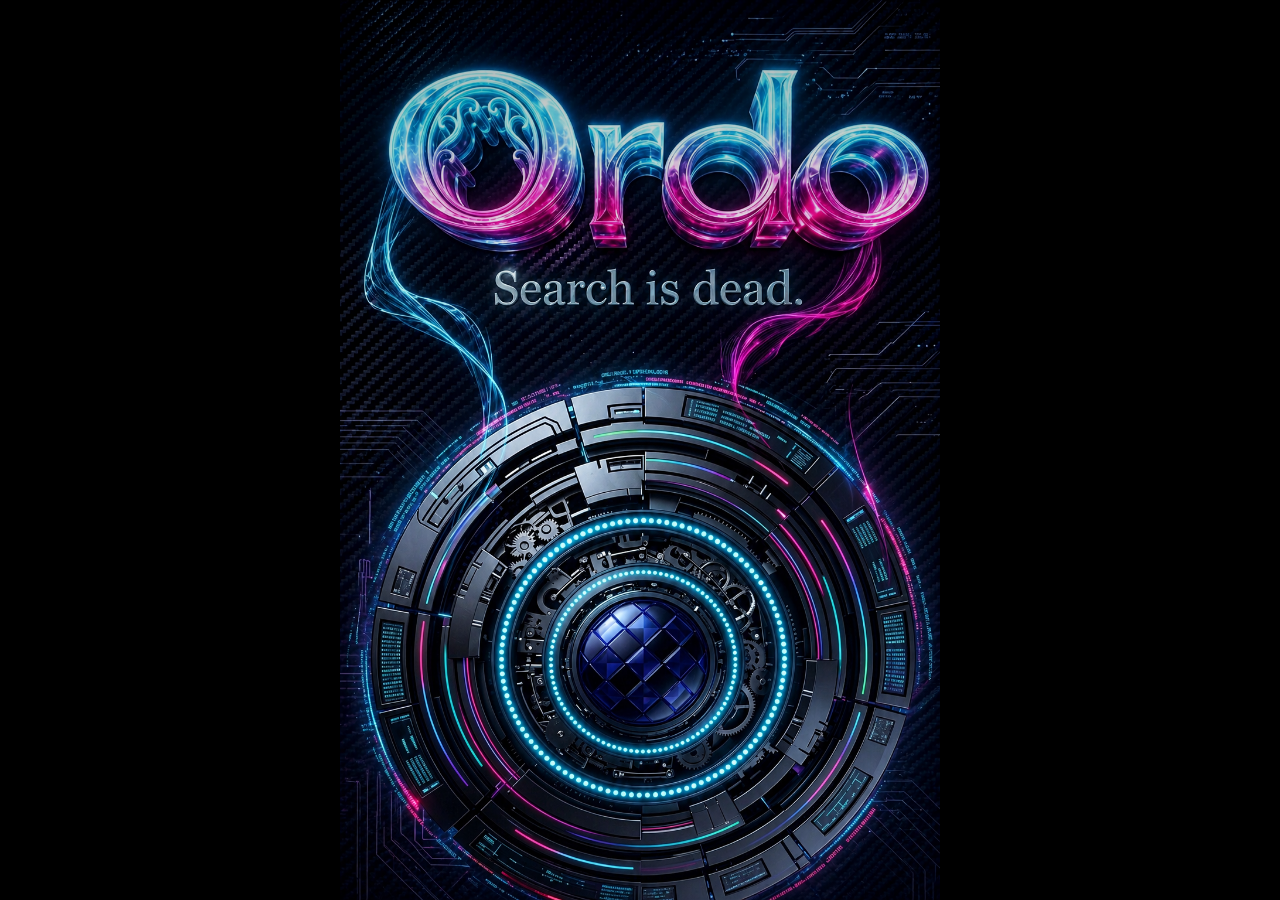
<file: index.html>
<!DOCTYPE html>
<html lang="en">
<head>
  <meta charset="UTF-8">
  <meta name="viewport" content="width=device-width, initial-scale=1.0">
  <title>ORDO</title>
  <link rel="stylesheet" href="style.css?v=10">
</head>
<body>

  <div class="bg" id="bg"></div>

  <div class="voice-ui">

  <!-- Background -->
  <div class="bg"></div>

  <!-- Mic / Image Layer -->
  <div class="voice-stage">
    <!-- Your mic is visually inside this image -->
    
    <!-- TAP ZONE -->
    <div class="orb-hitbox" id="orb"></div>
  </div>

  <!-- Chat Output -->
  <div id="chat"></div>

  </div>

  <script src="script.js"></script>

</body>
</html>
</file>
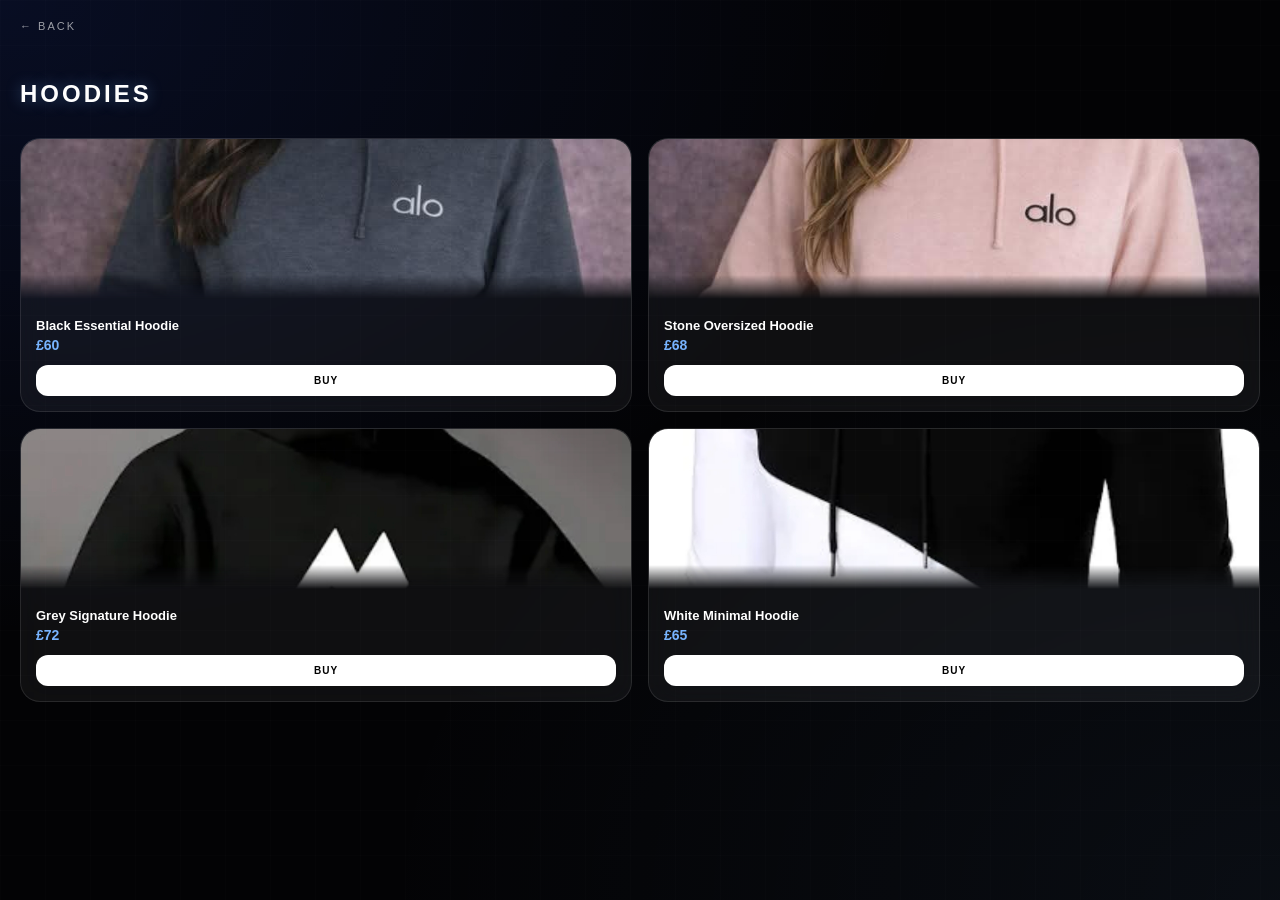
<file: categories.html>
<!DOCTYPE html>
<html lang="en">
<head>
<meta charset="UTF-8">
<meta name="viewport" content="width=device-width, initial-scale=1.0">
<title>ORDO | Categories</title>
<link rel="stylesheet" href="style.css?v=12">

<style>
/* 2. Specific Grid fixes for this page only */
.container { 
  padding: 80px 20px 40px; 
  height: 100vh;
  overflow-y: auto; /* Allows scrolling if you have many products */
}

.title {
  font-size: 24px;
  font-weight: 800;
  margin-bottom: 30px;
  letter-spacing: 3px;
  text-transform: uppercase;
  text-shadow: 0 0 15px rgba(120, 180, 255, 0.4);
}

.grid {
  display: grid;
  grid-template-columns: repeat(2, 1fr);
  gap: 16px;
  padding-bottom: 50px;
}

/* We use a different class 'grid-card' to avoid conflicts with 'product-card' */
.grid-card {
  background: rgba(255, 255, 255, 0.05);
  border: 1px solid rgba(255, 255, 255, 0.1);
  border-radius: 20px;
  overflow: hidden;
  backdrop-filter: blur(15px);
  -webkit-backdrop-filter: blur(15px);
  transition: transform 0.2s ease;
}

.grid-card:active { transform: scale(0.96); }

.grid-card img {
  width: 100%;
  height: 160px;
  object-fit: cover;
  mask-image: linear-gradient(to bottom, black 85%, transparent 100%);
  -webkit-mask-image: linear-gradient(to bottom, black 85%, transparent 100%);
}

.info { padding: 15px; }

.name { font-size: 13px; font-weight: 600; margin-bottom: 4px; white-space: nowrap; overflow: hidden; text-overflow: ellipsis; }

.price { font-size: 14px; color: rgba(120, 180, 255, 1); font-weight: 700; margin-bottom: 12px; }

.buy-btn {
  padding: 10px;
  width: 100%;
  border: none;
  background: white;
  color: black;
  border-radius: 12px;
  font-weight: 800;
  font-size: 10px;
  text-transform: uppercase;
  letter-spacing: 1px;
}
</style>
</head>

<body class="bg-landing">

<header style="position: fixed; top: 0; width: 100%; padding: 20px; z-index: 100;">
    <div onclick="window.location.href='index.html'" style="cursor: pointer; opacity: 0.6; font-size: 11px; letter-spacing: 2px; text-transform: uppercase;">
      ← Back
    </div>
</header>

<div class="container">
  <div class="title" id="title"></div>
  <div class="grid" id="grid"></div>
</div>

<script>
// 4. EMBEDDED DATA (Ensures it works even if products.js fails to load)
const PRODUCTS_DATA = {
  hoodies: [
    { image: "assets/hoodies/hoodie1.jpg", name: "Black Essential Hoodie", price: "£60" },
    { image: "assets/hoodies/hoodie2.jpg", name: "Stone Oversized Hoodie", price: "£68" },
    { image: "assets/hoodies/hoodie3.jpg", name: "Grey Signature Hoodie", price: "£72" },
    { image: "assets/hoodies/hoodie4.jpg", name: "White Minimal Hoodie", price: "£65" }
  ],
  tracksuits: [
    { image: "assets/tracksuits/tracksuit1.jpg", name: "Black Performance", price: "£120" },
    { image: "assets/tracksuits/tracksuit2.jpg", name: "Grey Tech Set", price: "£128" }
  ],
  bags: [
    { image: "assets/bags/bag1.jpg", name: "Black Crossbody", price: "£45" },
    { image: "assets/bags/bag2.jpg", name: "Utility Backpack", price: "£58" }
  ],
  tshirts: [
    { image: "assets/tshirts/tshirt1.jpg", name: "White Core Tee", price: "£25" },
    { image: "assets/tshirts/tshirt2.jpg", name: "Black Oversized Tee", price: "£28" }
  ]
};

const titleEl = document.getElementById("title");
const grid = document.getElementById("grid");

function loadCategory(type) {
  titleEl.innerText = type;
  grid.innerHTML = ""; 

  // Use the local object to prevent 'PRODUCTS is not defined' errors
  const items = PRODUCTS_DATA[type] || PRODUCTS_DATA.hoodies;

  items.forEach(product => {
    const card = document.createElement("div");
    card.className = "grid-card";

    card.innerHTML = `
      <img src="${product.image}">
      <div class="info">
        <div class="name">${product.name}</div>
        <div class="price">${product.price}</div>
        <button class="buy-btn">Buy</button>
      </div>
    `;

    // Save selection and go to confirm page
    card.onclick = () => {
      localStorage.setItem("selectedProduct", JSON.stringify(product));
      window.location.href = "confirm.html";
    };

    grid.appendChild(card);
  });
}

// 5. INITIAL LOAD
const saved = localStorage.getItem("category") || "hoodies";
loadCategory(saved);
</script>
</body>
</html>
</file>
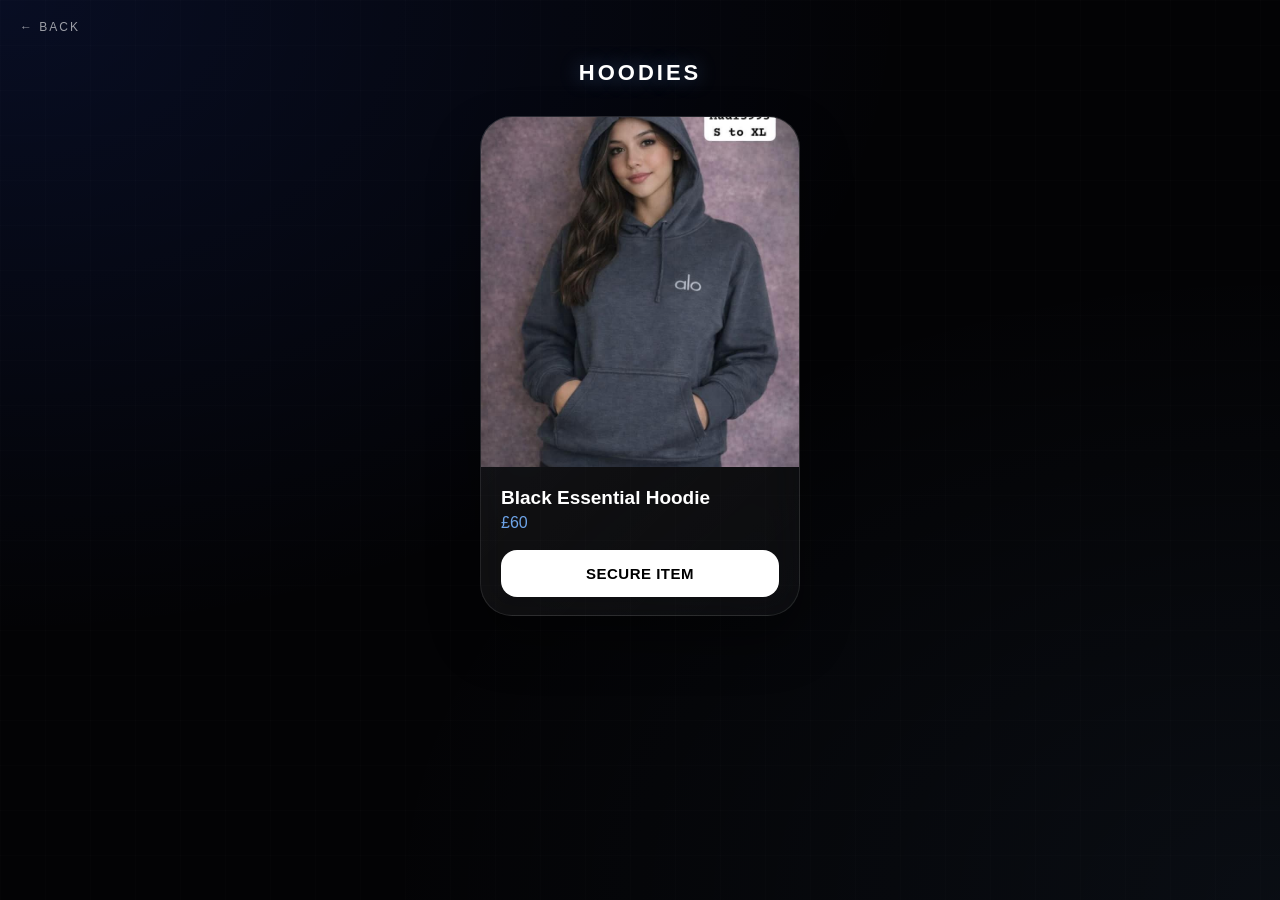
<file: confirm.html>
<!DOCTYPE html>
<html lang="en">
<head>
  <meta charset="UTF-8">
  <meta name="viewport" content="width=device-width, initial-scale=1.0">
  <title>Confirm Order</title>

  <style>
  body {
    margin: 0;
    /* Use dvh to prevent mobile browser bars from squashing the layout */
    height: 100dvh; 
    background: #000;
    font-family: -apple-system, sans-serif;
    color: #fff;
    display: flex;
    align-items: center;
    justify-content: center;
    padding: 16px; /* Reduced padding for more room */
    box-sizing: border-box;
    overflow: hidden; /* Prevents the body from scrolling */
  }

  .confirm-card {
    width: 100%;
    /* Reduced max-width slightly to feel more 'mobile-native' */
    max-width: 340px; 
    max-height: 90dvh; /* Ensures the card never grows taller than the screen */
    background: rgba(255,255,255,0.06);
    border: 1px solid rgba(255,255,255,0.08);
    border-radius: 28px;
    overflow-y: auto; /* Allows scrolling INSIDE the card if content is long */
    backdrop-filter: blur(18px);
    box-shadow: 0 20px 60px rgba(0,0,0,0.45);
    display: flex;
    flex-direction: column;
  }

  .confirm-card img {
    width: 100%;
    /* Changed from 420px to a proportional height */
    height: 280px; 
    object-fit: cover;
    display: block;
    flex-shrink: 0; /* Prevents image from squashing when text is long */
  }

  .content {
    padding: 20px; /* Tighter padding */
  }

  h1 {
    margin: 0 0 12px;
    font-size: 24px; /* Slightly smaller header */
    font-weight: 600;
  }

  .name {
    font-size: 18px;
    margin-bottom: 4px;
    font-weight: 500;
  }

  .price {
    color: rgba(255,255,255,0.7);
    margin-bottom: 16px;
    font-size: 15px;
  }

  .meta {
    background: rgba(255,255,255,0.05);
    border: 1px solid rgba(255,255,255,0.06);
    border-radius: 18px;
    padding: 14px;
    margin-bottom: 20px;
  }

  .meta-row {
    display: flex;
    justify-content: space-between;
    margin-bottom: 8px;
    font-size: 13px;
  }

  .buttons {
    display: flex;
    gap: 10px;
  }

  button {
    flex: 1;
    border: none;
    border-radius: 14px;
    padding: 14px;
    font-size: 14px;
    font-weight: 600;
    cursor: pointer;
  }

  .back { background: rgba(255,255,255,0.1); color: white; }
  .continue { background: white; color: black; }
</style>
</head>
<body>

  <div class="confirm-card" id="confirmCard"></div>

  <script>
    const product = JSON.parse(localStorage.getItem("selectedProduct"));

    if (!product) {
      window.location.href = "products.html";
    }

    const sizes = ["Small", "Medium", "Large"];
    const colours = ["Black", "Grey", "White"];
    const delivery = ["Tomorrow", "Friday", "2–3 Days"];

    const randomSize = sizes[Math.floor(Math.random() * sizes.length)];
    const randomColour = colours[Math.floor(Math.random() * colours.length)];
    const randomDelivery = delivery[Math.floor(Math.random() * delivery.length)];

    document.getElementById("confirmCard").innerHTML = `
      <img src="${product.image}" alt="${product.name}">

      <div class="content">
        <h1>Confirm Order</h1>

        <div class="name">${product.name}</div>
        <div class="price">${product.price}</div>

        <div class="meta">
          <div class="meta-row">
            <span class="meta-label">Size</span>
            <span>${randomSize}</span>
          </div>

          <div class="meta-row">
            <span class="meta-label">Colour</span>
            <span>${randomColour}</span>
          </div>

          <div class="meta-row">
            <span class="meta-label">Delivery</span>
            <span>${randomDelivery}</span>
          </div>
        </div>

        <div class="buttons">
          <button class="back" id="backButton">Back</button>
          <button class="continue" id="continueButton">Continue</button>
        </div>
      </div>
    `;

    document.getElementById("backButton").onclick = () => {
      window.location.href = "products.html";
    };

    document.getElementById("continueButton").onclick = () => {
      // Confirm page always goes to payment first
      window.location.href = "payment.html";
    };
  </script>

</body>
</html>
</file>
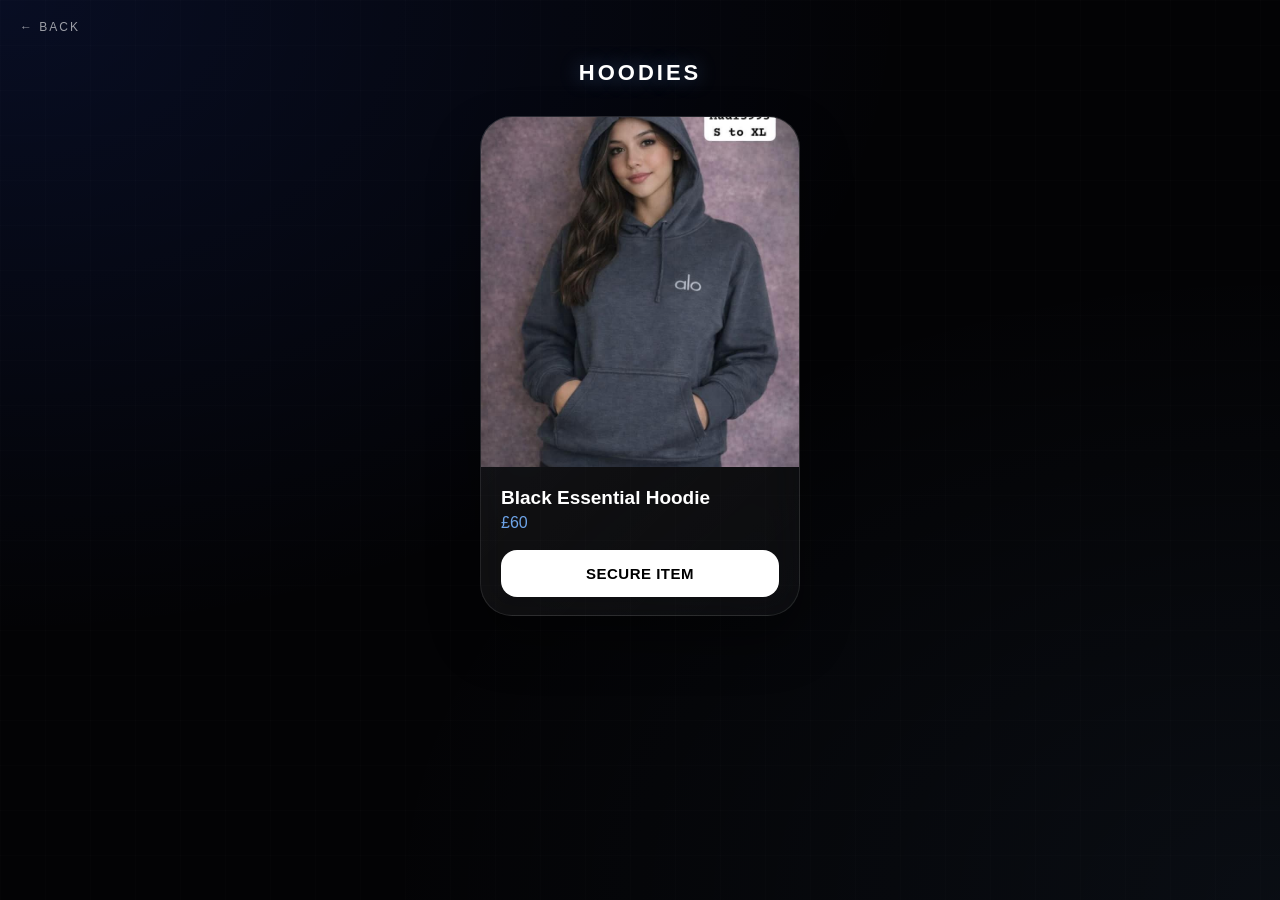
<file: payment.html>
<!DOCTYPE html>
<html lang="en">
<head>
  <meta charset="UTF-8">
  <meta name="viewport" content="width=device-width, initial-scale=1.0">
  <title>Payment</title>

  <style>
    body {
      margin: 0;
      min-height: 100vh;
      background: #000;
      color: white;
      font-family: Arial, sans-serif;
      display: flex;
      align-items: center;
      justify-content: center;
      padding: 24px;
      box-sizing: border-box;
    }

    .payment-card {
      width: 100%;
      max-width: 380px;
      background: rgba(255,255,255,0.06);
      border: 1px solid rgba(255,255,255,0.08);
      border-radius: 28px;
      padding: 28px;
      box-sizing: border-box;
      backdrop-filter: blur(18px);
      box-shadow: 0 20px 60px rgba(0,0,0,0.45);
    }

    h1 {
      margin: 0 0 10px;
      font-size: 30px;
      font-weight: 600;
    }

    .summary {
      color: rgba(255,255,255,0.65);
      margin-bottom: 28px;
      line-height: 1.5;
    }

    .field {
      margin-bottom: 14px;
    }

    input {
      width: 100%;
      padding: 16px;
      border-radius: 16px;
      border: 1px solid rgba(255,255,255,0.08);
      background: rgba(255,255,255,0.05);
      color: white;
      font-size: 15px;
      box-sizing: border-box;
      outline: none;
    }

    input::placeholder {
      color: rgba(255,255,255,0.35);
    }

    .pay-button {
      width: 100%;
      margin-top: 14px;
      border: none;
      border-radius: 18px;
      padding: 18px;
      background: white;
      color: black;
      font-size: 16px;
      font-weight: 600;
      cursor: pointer;
      transition: transform 0.25s ease, opacity 0.25s ease;
    }

    .pay-button.processing {
      background: rgba(255,255,255,0.2);
      color: white;
    }

    .pay-button.approved {
      background: white;
      color: black;
      transform: scale(1.02);
    }
  </style>
</head>
<body>

  <div class="payment-card">
    <h1>Payment</h1>
    <div class="summary" id="summary"></div>

    <div class="field">
      <input type="text" placeholder="Cardholder Name">
    </div>

    <div class="field">
      <input type="text" placeholder="Card Number">
    </div>

    <div class="field">
      <input type="text" placeholder="Expiry Date">
    </div>

    <div class="field">
      <input type="text" placeholder="CVV">
    </div>

    <button class="pay-button" id="payButton">Pay Now</button>
  </div>

  <script>
    const product = JSON.parse(localStorage.getItem("selectedProduct"));

    if (!product) {
      window.location.href = "products.html";
    }

    document.getElementById("summary").textContent = `${product.name} • ${product.price}`;

    const payButton = document.getElementById("payButton");

    payButton.addEventListener("click", () => {
      payButton.disabled = true;
      payButton.classList.add("processing");
      payButton.textContent = "Processing...";

      setTimeout(() => {
        payButton.classList.remove("processing");
        payButton.classList.add("approved");
        payButton.textContent = "Approved";
      }, 1500);

      setTimeout(() => {
        // Only after payment is approved do we move to tracking
        window.location.href = "tracking.html";
      }, 2600);
    });
  </script>

</body>
</html>
</file>
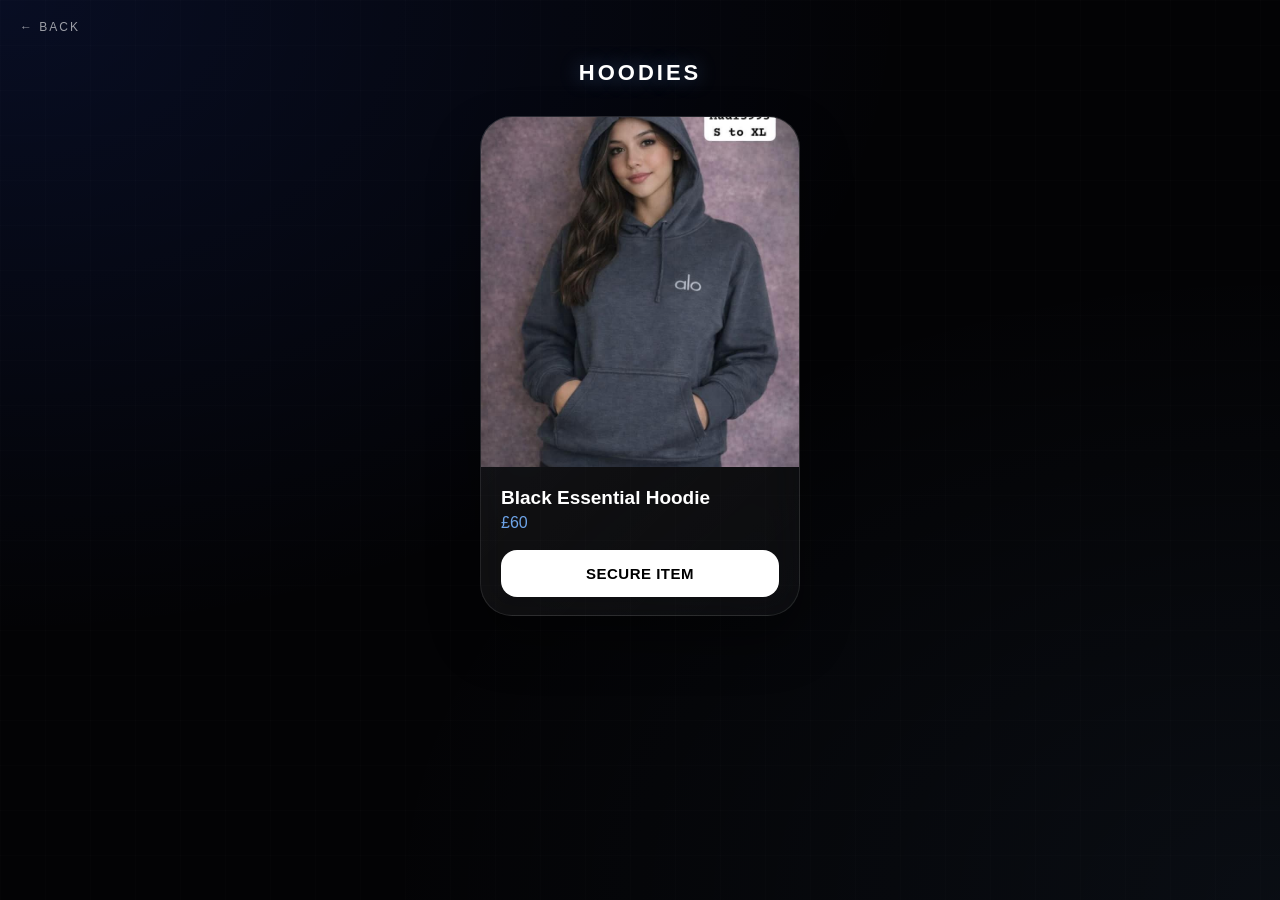
<file: products.html>
<!DOCTYPE html>
<html lang="en">
<head>
  <meta charset="UTF-8">
  <meta name="viewport" content="width=device-width, initial-scale=1.0">
  <title>ORDO | Selection</title>
  <link rel="stylesheet" href="style.css?v=12">
</head>
<body class="bg-landing">

  <header style="position: fixed; top: 0; width: 100%; padding: 20px; z-index: 100; display: flex; align-items: center;">
    <div onclick="window.location.href='index.html'" style="cursor: pointer; opacity: 0.6; font-size: 12px; letter-spacing: 2px; text-transform: uppercase; color: white;">
      ← Back
    </div>
  </header>

  <div class="products-page">
    <div class="category-title" id="categoryTitle"></div>

    <div class="product-stage" id="productStage"></div>
  </div>

  <script>
    // 1. DATA (Your original working paths)
    const category = localStorage.getItem("category") || "hoodies";
    const categoryTitle = document.getElementById("categoryTitle");
    const productStage = document.getElementById("productStage");

    categoryTitle.textContent = category;

    const products = {
      hoodies: [
        { image: "assets/hoodies/hoodie1.jpg", name: "Black Essential Hoodie", price: "£60" },
        { image: "assets/hoodies/hoodie2.jpg", name: "Stone Oversized Hoodie", price: "£68" },
        { image: "assets/hoodies/hoodie3.jpg", name: "Grey Signature Hoodie", price: "£72" },
        { image: "assets/hoodies/hoodie4.jpg", name: "White Minimal Hoodie", price: "£65" }
      ],
      tracksuits: [
        { image: "assets/tracksuits/tracksuit1.jpg", name: "Black Performance Tracksuit", price: "£120" },
        { image: "assets/tracksuits/tracksuit2.jpg", name: "Grey Tech Tracksuit", price: "£128" },
        { image: "assets/tracksuits/tracksuit3.jpg", name: "Stone Zip Tracksuit", price: "£132" },
        { image: "assets/tracksuits/tracksuit4.jpg", name: "Midnight Slim Tracksuit", price: "£138" }
      ],
      bags: [
        { image: "assets/bags/bag1.jpg", name: "Black Crossbody Bag", price: "£45" },
        { image: "assets/bags/bag2.jpg", name: "Utility Backpack", price: "£58" },
        { image: "assets/bags/bag3.jpg", name: "Travel Holdall", price: "£72" },
        { image: "assets/bags/bag4.jpg", name: "Minimal Side Bag", price: "£52" }
      ],
      tshirts: [
        { image: "assets/tshirts/tshirt1.jpg", name: "White Core T-Shirt", price: "£25" },
        { image: "assets/tshirts/tshirt2.jpg", name: "Black Oversized T-Shirt", price: "£28" },
        { image: "assets/tshirts/tshirt3.jpg", name: "Stone Premium Tee", price: "£30" },
        { image: "assets/tshirts/tshirt4.jpg", name: "Graphic Signature Tee", price: "£34" }
      ]
    };

    const selectedProducts = products[category] || products.hoodies;

    // 2. RENDER (Using your working logic but with the new class names)
    selectedProducts.forEach((product, index) => {
      const card = document.createElement("div");
      // IMPORTANT: Ensure "active" is added to the first card so it isn't invisible
      card.className = "product-card" + (index === 0 ? " active" : "");

      card.innerHTML = `
        <img src="${product.image}" alt="${product.name}" style="width:100%; height:350px; object-fit:cover; display:block;">
        <div class="product-info">
          <div class="product-name">${product.name}</div>
          <div class="product-price">${product.price}</div>
          <button class="buy-button">Secure Item</button>
        </div>
      `;

      const buyButton = card.querySelector(".buy-button");
      buyButton.addEventListener("click", () => {
        localStorage.setItem("selectedProduct", JSON.stringify(product));
        window.location.href = "confirm.html";
      });

      productStage.appendChild(card);
    });

    // 3. ROTATION (Your original working rotation)
    const cards = document.querySelectorAll(".product-card");
    let currentIndex = 0;

    function rotateProducts() {
      if (cards.length <= 1) return;
      
      cards[currentIndex].classList.remove("active");
      currentIndex = (currentIndex + 1) % cards.length;
      cards[currentIndex].classList.add("active");
    }

    if (cards.length > 1) {
      setInterval(rotateProducts, 5000);
    }
  </script>

</body>
</html>
</file>
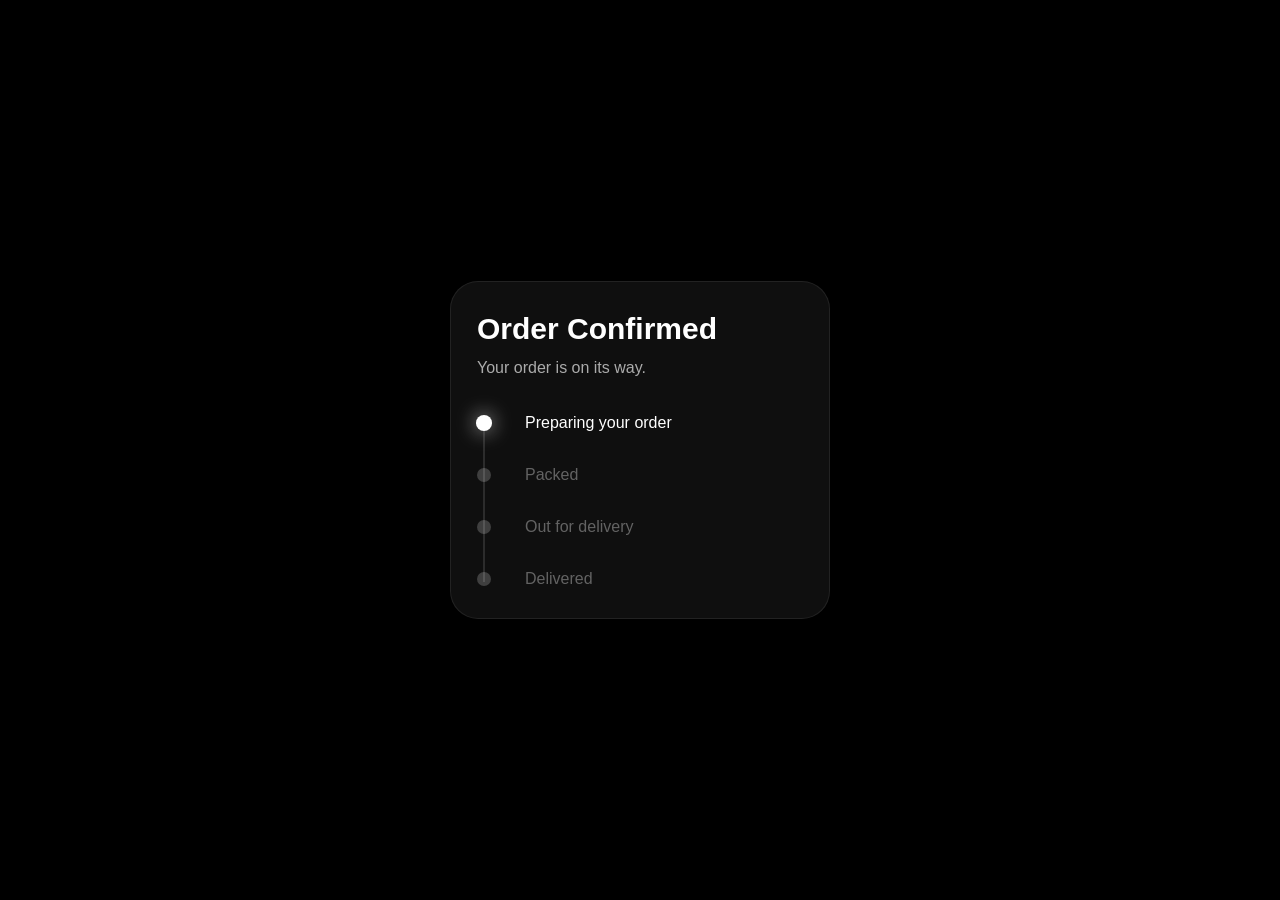
<file: tracking.html>
<!DOCTYPE html>
<html lang="en">
<head>
  <meta charset="UTF-8">
  <meta name="viewport" content="width=device-width, initial-scale=1.0">
  <title>Tracking</title>

  <style>
    body {
      margin: 0;
      min-height: 100vh;
      background: #000;
      color: white;
      font-family: Arial, sans-serif;
      display: flex;
      align-items: center;
      justify-content: center;
      padding: 24px;
      box-sizing: border-box;
    }

    .tracking-card {
      width: 100%;
      max-width: 380px;
      background: rgba(255,255,255,0.06);
      border: 1px solid rgba(255,255,255,0.08);
      border-radius: 28px;
      padding: 30px 26px;
      box-sizing: border-box;
      backdrop-filter: blur(18px);
      box-shadow: 0 20px 60px rgba(0,0,0,0.45);
    }

    h1 {
      margin: 0 0 10px;
      font-size: 30px;
      font-weight: 600;
    }

    .subtitle {
      color: rgba(255,255,255,0.65);
      margin-bottom: 34px;
      line-height: 1.5;
    }

    .timeline {
      position: relative;
      padding-left: 18px;
    }

    .line {
      position: absolute;
      left: 6px;
      top: 6px;
      width: 2px;
      height: calc(100% - 12px);
      background: rgba(255,255,255,0.12);
    }

    .line-fill {
      position: absolute;
      left: 0;
      top: 0;
      width: 100%;
      height: 0%;
      background: white;
      transition: height 2s ease;
    }

    .step {
      position: relative;
      margin-bottom: 34px;
      padding-left: 30px;
      color: rgba(255,255,255,0.35);
      transition: color 0.5s ease;
    }

    .step:last-child {
      margin-bottom: 0;
    }

    .dot {
      position: absolute;
      left: -18px;
      top: 2px;
      width: 14px;
      height: 14px;
      border-radius: 50%;
      background: rgba(255,255,255,0.2);
      transition: all 0.5s ease;
    }

    .step.active {
      color: white;
    }

    .step.active .dot {
      background: white;
      box-shadow: 0 0 18px rgba(255,255,255,0.7);
      transform: scale(1.15);
    }
  </style>
</head>
<body>

  <div class="tracking-card">
    <h1>Order Confirmed</h1>
    <div class="subtitle">Your order is on its way.</div>

    <div class="timeline">
      <div class="line">
        <div class="line-fill" id="lineFill"></div>
      </div>

      <div class="step active">
        <div class="dot"></div>
        Preparing your order
      </div>

      <div class="step">
        <div class="dot"></div>
        Packed
      </div>

      <div class="step">
        <div class="dot"></div>
        Out for delivery
      </div>

      <div class="step">
        <div class="dot"></div>
        Delivered
      </div>
    </div>
  </div>

  <script>
    const steps = document.querySelectorAll(".step");
    const lineFill = document.getElementById("lineFill");

    let current = 0;

    const heights = [0, 33, 66, 100];

    setInterval(() => {
      if (current < steps.length - 1) {
        current++;
        steps[current].classList.add("active");
        lineFill.style.height = heights[current] + "%";
      }
    }, 2200);
  </script>

</body>
</html>
</file>
<file: style.css>
/* =========================================
   1. RESET & GLOBAL
   ========================================= */
* {
  margin: 0;
  padding: 0;
  box-sizing: border-box;
  -webkit-tap-highlight-color: transparent;
}

body {
  font-family: -apple-system, BlinkMacSystemFont, "Segoe UI", Roboto, sans-serif;
  color: white;
  background-color: #000; /* This creates the "Solid Black Border" */
  height: 100dvh; 
  width: 100vw;
  margin: 0;
  overflow: hidden;
  overscroll-behavior: none;
}

/* =========================================
   2. FRONTEND LANDING (ANTI-SQUASH)
   This only targets the main screen, not product pages.
   ========================================= */
body:not(.bg-landing) {
  background-image: url("./assets/backgroundnewclear1.png");
  background-repeat: no-repeat;
  background-position: center center;
  
  /* THE FIX: 'contain' ensures the image NEVER squashes. 
     The black background-color fills the rest of the screen. */
  background-size: contain !important; 
  
  image-rendering: -webkit-optimize-contrast;
}

/* Atmospheric Overlays */
body:not(.bg-landing)::before,
body:not(.bg-landing)::after {
  content: "";
  position: fixed;
  inset: 0;
  pointer-events: none;
  z-index: 1;
}

body:not(.bg-landing)::before {
  background: linear-gradient(to bottom, rgba(0,0,0,0.3) 0%, rgba(0,0,0,0) 40%);
}

/* The Light Sweep Shimmer */
body:not(.bg-landing)::after {
  background: linear-gradient(120deg, transparent 0%, rgba(255,255,255,0.08) 50%, transparent 100%);
  mix-blend-mode: overlay;
  transform: translateX(-100%);
  animation: lightSweep 8s ease-in-out infinite;
}

@keyframes lightSweep {
  0% { transform: translateX(-120%); }
  50%, 100% { transform: translateX(120%); }
}

/* =========================================
   3. VOICE UI (ORB & CHAT)
   ========================================= */
.voice-ui {
  position: relative;
  height: 100%;
  width: 100%;
  z-index: 2;
}

.orb-hitbox {
  position: absolute;
  top: 72%; 
  left: 50%;
  transform: translate(-50%, -50%);
  width: 165px;
  height: 165px;
  border-radius: 50%;
  cursor: pointer;
  background: transparent; 
  z-index: 5;
}

.orb-hitbox.listening {
  box-shadow:
    0 0 30px rgba(120,180,255,0.4),
    0 0 70px rgba(120,180,255,0.2);
}

#chat {
  position: absolute;
  top: 88%;
  left: 0;
  width: 100%;
  padding: 10px;
  display: flex;
  flex-direction: column;
  align-items: center;   
  pointer-events: none;
}

.message {
  color: rgba(255,255,255,0.35);
  font-size: 11px;
  letter-spacing: 1px;
  text-transform: uppercase;
  text-align: center;   
}

/* =========================================
   4. PRODUCTS PAGE (MESH THEME)
   ========================================= */
.bg-landing {
  background: 
    radial-gradient(at 0% 0%, rgba(45, 90, 255, 0.12) 0px, transparent 50%),
    radial-gradient(at 100% 100%, rgba(120, 180, 255, 0.06) 0px, transparent 50%),
    #030305;
  min-height: 100dvh;
}

.bg-landing::after {
  content: "";
  position: fixed;
  inset: 0;
  background-image: linear-gradient(rgba(255,255,255,0.01) 1px, transparent 1px),
                    linear-gradient(90deg, rgba(255,255,255,0.01) 1px, transparent 1px);
  background-size: 45px 45px;
  pointer-events: none;
}

.products-page {
  padding: 60px 20px 80px;
  display: flex;
  flex-direction: column;
  align-items: center;
}

.category-title {
  color: #fff;
  font-size: 22px;
  font-weight: 800;
  letter-spacing: 3px;
  margin-bottom: 30px;
  text-transform: uppercase;
  text-shadow: 0 0 20px rgba(120, 180, 255, 0.4);
}

.product-stage {
  position: relative;
  width: 100%;
  max-width: 320px;
  height: 500px;
  perspective: 1500px; 
}

.product-card {
  position: absolute;
  inset: 0;
  background: linear-gradient(135deg, rgba(255,255,255,0.08) 0%, rgba(255,255,255,0.03) 100%);
  border: 1px solid rgba(255,255,255,0.1);
  border-radius: 32px;
  backdrop-filter: blur(20px);
  overflow: hidden;
  opacity: 0;
  transform: translateY(30px) scale(0.92);
  pointer-events: none;
  transition: all 0.8s cubic-bezier(0.15, 0.85, 0.35, 1);
  box-shadow: 0 25px 50px rgba(0,0,0,0.4);
}

.product-card.active {
  opacity: 1;
  transform: translateY(0) scale(1);
  pointer-events: auto;
  animation: cardFloat 4s ease-in-out infinite;
}

@keyframes cardFloat {
  0%, 100% { transform: translateY(0) rotateX(0deg); }
  50% { transform: translateY(-8px) rotateX(1deg); }
}

.product-card img {
  width: 100%;
  height: 350px;
  object-fit: cover;
  display: block;
}

.product-info {
  padding: 20px;
}

.product-name {
  color: white;
  font-size: 19px;
  font-weight: 600;
}

.product-price {
  color: rgba(120, 180, 255, 0.9);
  font-size: 16px;
  margin-top: 5px;
  font-weight: 500;
}

.buy-button {
  margin-top: 18px;
  width: 100%;
  border: none;
  border-radius: 16px;
  padding: 15px;
  background: #fff;
  color: #000;
  font-size: 15px;
  font-weight: 700;
  text-transform: uppercase;
  letter-spacing: 0.5px;
  cursor: pointer;
}
</file>
